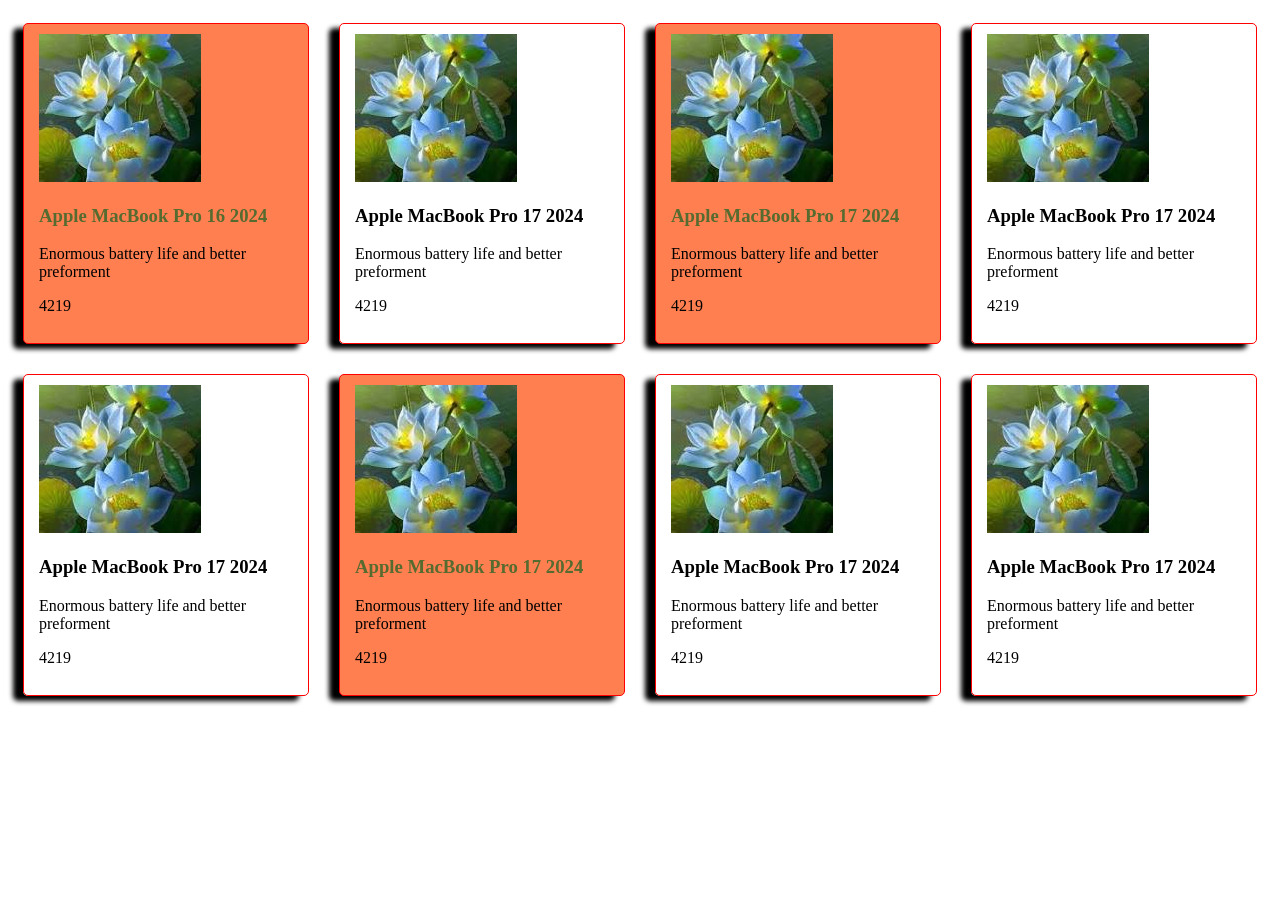
<file: boxmode.html>
<!DOCTYPE html>
<html lang="en">
<head>
    <meta charset="UTF-8">
    <meta name="viewport" content="width=device-width, initial-scale=1.0">
    <title>Box model</title>
    <link rel="stylesheet" href="css/box.css"/>
</head>
<body>
    <div class="group-x">
        <img src ="imgs/hoa sen.jpg"/>
        <h3> Apple MacBook Pro 16 2024</h3>
        <p>Enormous battery life and better preforment</p>
        <p>4219</p>
    </div>
       <div>
        <img src ="imgs/hoa sen.jpg"/>
        <h3> Apple MacBook Pro 17 2024</h3>
        <p>Enormous battery life and better preforment</p>
        <p>4219</p>
    </div>
    </div>
       <div class="group-x">
        <img src ="imgs/hoa sen.jpg"/>
        <h3> Apple MacBook Pro 17 2024</h3>
        <p>Enormous battery life and better preforment</p>
        <p>4219</p>
    </div>
    </div>
       <div>
        <img src ="imgs/hoa sen.jpg"/>
        <h3> Apple MacBook Pro 17 2024</h3>
        <p>Enormous battery life and better preforment</p>
        <p>4219</p>
    </div>
    </div>
       <div>
        <img src ="imgs/hoa sen.jpg"/>
        <h3> Apple MacBook Pro 17 2024</h3>
        <p>Enormous battery life and better preforment</p>
        <p>4219</p>
    </div>
    </div>
       <div class="group-x">
        <img src ="imgs/hoa sen.jpg"/>
        <h3> Apple MacBook Pro 17 2024</h3>
        <p>Enormous battery life and better preforment</p>
        <p>4219</p>
    </div>
    </div>
       <div>
        <img src ="imgs/hoa sen.jpg"/>
        <h3> Apple MacBook Pro 17 2024</h3>
        <p>Enormous battery life and better preforment</p>
        <p>4219</p>
    </div>
    </div>
       <div>
        <img src ="imgs/hoa sen.jpg"/>
        <h3> Apple MacBook Pro 17 2024</h3>
        <p>Enormous battery life and better preforment</p>
        <p>4219</p>
    </div>
</body>
</html>
</file>
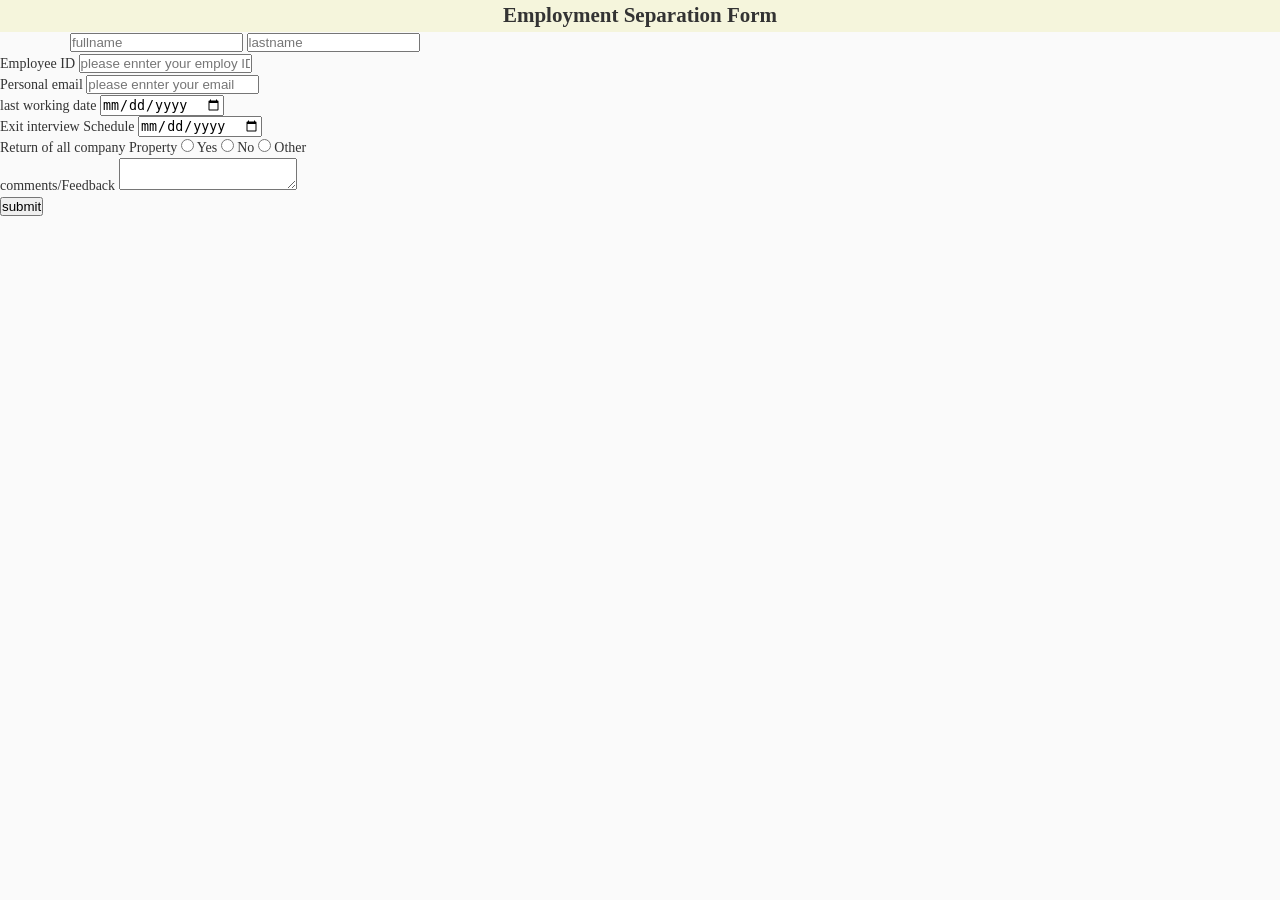
<file: btvn200626.html>
<!DOCTYPE html>
<html lang="en">
<head>
    <meta charset="UTF-8">
    <meta name="viewport" content="width=device-width, initial-scale=1.0">
    <title>btvn200626</title>
    <link rel="stylesheet" href="css/layoutbtvn200626.css"/>
</head>
<body>
    <header class = "section header">
        <h2><center> Employment Separation Form</center></h2>
    </header>
    
        <section class = "section banner - slider" >
            <div class = "container">
                <form method="get" action ="#">
                    <input name="fullname" type="text" placeholder="fullname"/>
                    <input name="lastname" type ="text" placeholder="lastname"/>
            </div>
            <div class="form-group">
                <label>Employee ID</label>
                <input name ="ID" type ="text" placeholder="please ennter your employ ID" />
            </div>
             <div class="form-group">
                <label>Personal email</label>
                <input name ="email" type ="email" placeholder="please ennter your email" />
            </div>
            <div class="form-group">
                <label>last working date</label>
                <input name ="working date" type ="date" placeholder="working date" />
            </div>
            <div class="form-group">
                <label>Exit interview Schedule</label>
                <input name ="Exit inerview schedule" type ="date" placeholder="interview schedule" />
            </div>
            <div class="form-group">
                <label>Return of all company Property</label>
                <label> <input name ="property" type ="radio" value="Yes"/> Yes </label>
                <label> <input name ="property" type ="radio" value="No"/> No </label>
                <label> <input name ="property" type ="radio" value="other"/> Other </label>            
            </div>
            
          
            <div class="form-group">
                <label>comments/Feedback</label>
                <textarea name ="Comments/Feedback" row="4">
                </textarea>
            </div>
            <div class="form-group">
                <button type ="submit" value="save">submit</button>
               
            </div>
            </form>
        
</body>
</html>
</file>
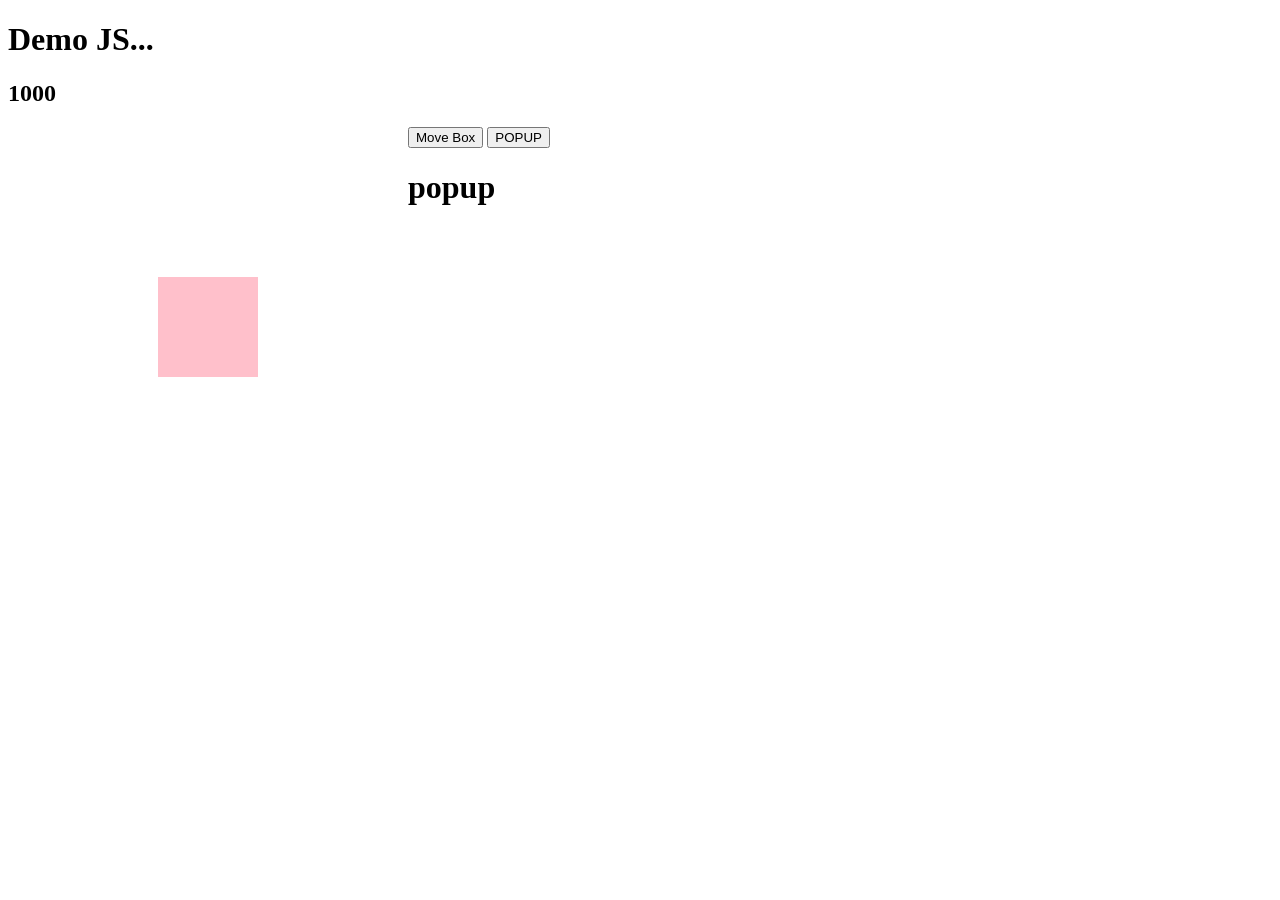
<file: demo_script.html>
<!DOCTYPE html>
<html lang="en">
<head>
    <meta charset="UTF-8">
    <meta name="viewport" content="width=device-width, initial-scale=1.0">
    <title>document</title>
    <link rel="stylesheet" href="css/demo.css"/>

</head>
<body id="page">
    <h1 id="head1"> Demo JS...</h1>
    <h2 id ="head2">1000</h2>
    <div class ="box" id="b1" onclick="box_click1(this)" onmouseenter="move()" onmouseleave="moveOut()"></div>
    <button type ="button" onclick="MoveBox_click1()">Move Box</button>
    <button type="button">POPUP</button>
    <div stype="display:none;" class="popup" id="popup">
        <h1>popup</h1>
    </div>
    <script type = "text/javascript" src = "js/demo1.js"></script>
    
</body>
</html>
</file>
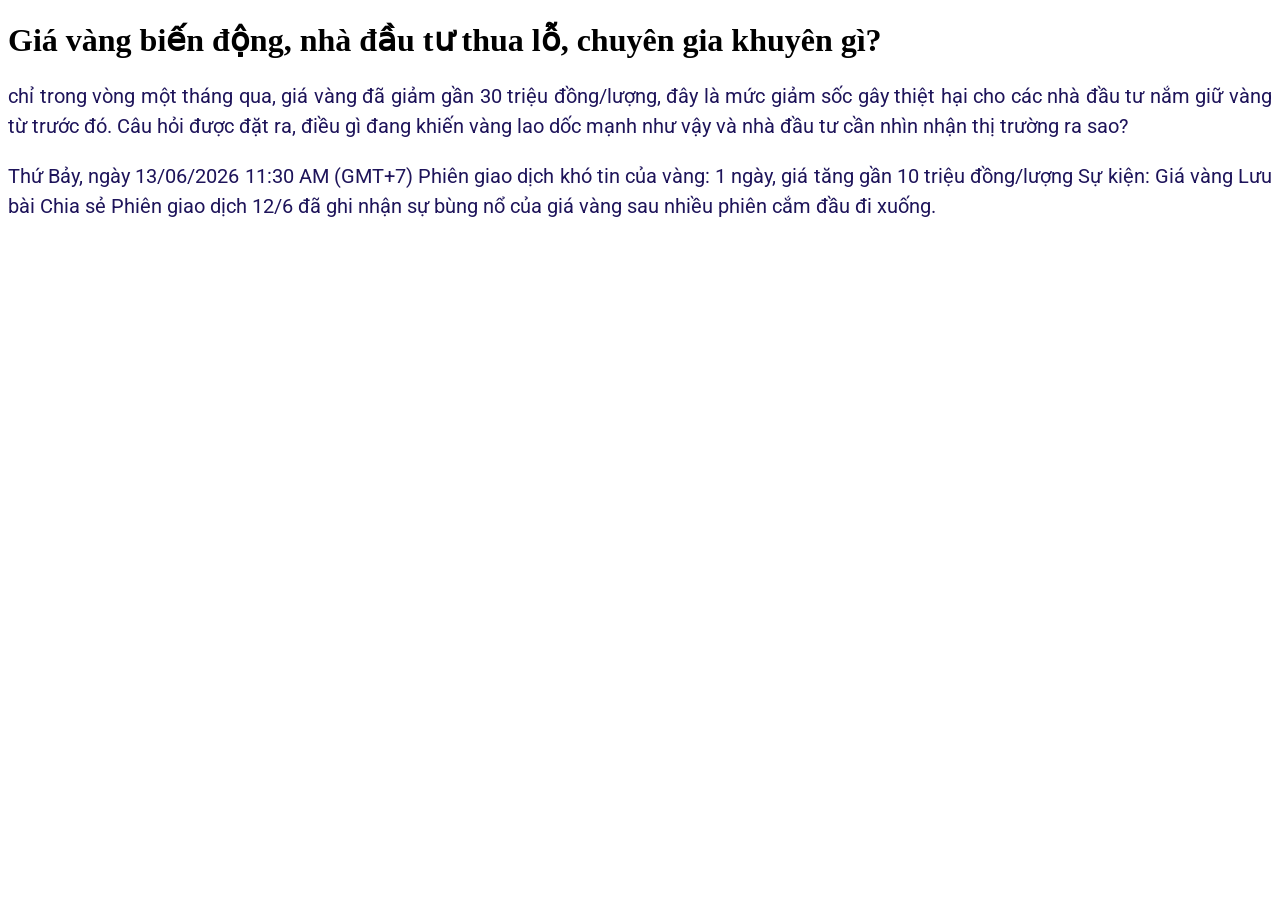
<file: detail.html>
<!DOCTYPE html>
<html lang="en">
<head>
    <meta charset="UTF-8">
    <meta name="viewport" content="width=device-width, initial-scale=1.0">
    <title>detail</title>
    <link rel="preconnect" href="https://fonts.googleapis.com">
    <link rel="preconnect" href="https://fonts.gstatic.com" crossorigin>
    <link href="https://fonts.googleapis.com/css2?family=Roboto:ital,wght@0,100..900;1,100..900&display=swap" rel="stylesheet">
    <link rel = "stylesheet" href ="css/app.css"/>
</head>
<body>
    <h1> Giá vàng biến động, nhà đầu tư thua lỗ, chuyên gia khuyên gì?</h1>
    <p >
    chỉ trong vòng một tháng qua, giá vàng đã giảm gần 30 triệu đồng/lượng, đây là mức giảm sốc gây thiệt hại cho các nhà đầu tư nắm giữ vàng từ trước đó. Câu hỏi được đặt ra, điều gì đang khiến vàng lao dốc mạnh như vậy và nhà đầu tư cần nhìn nhận thị trường ra sao?
    </p>
    <p>
    
    Thứ Bảy, ngày 13/06/2026 11:30 AM (GMT+7)
    Phiên giao dịch khó tin của vàng: 1 ngày, giá tăng gần 10 triệu đồng/lượng
    Sự kiện: Giá vàng
    Lưu bài
    Chia sẻ
    Phiên giao dịch 12/6 đã ghi nhận sự bùng nổ của giá vàng sau nhiều phiên cắm đầu đi xuống.
    
    </p>
    
</body>
</html>
</file>
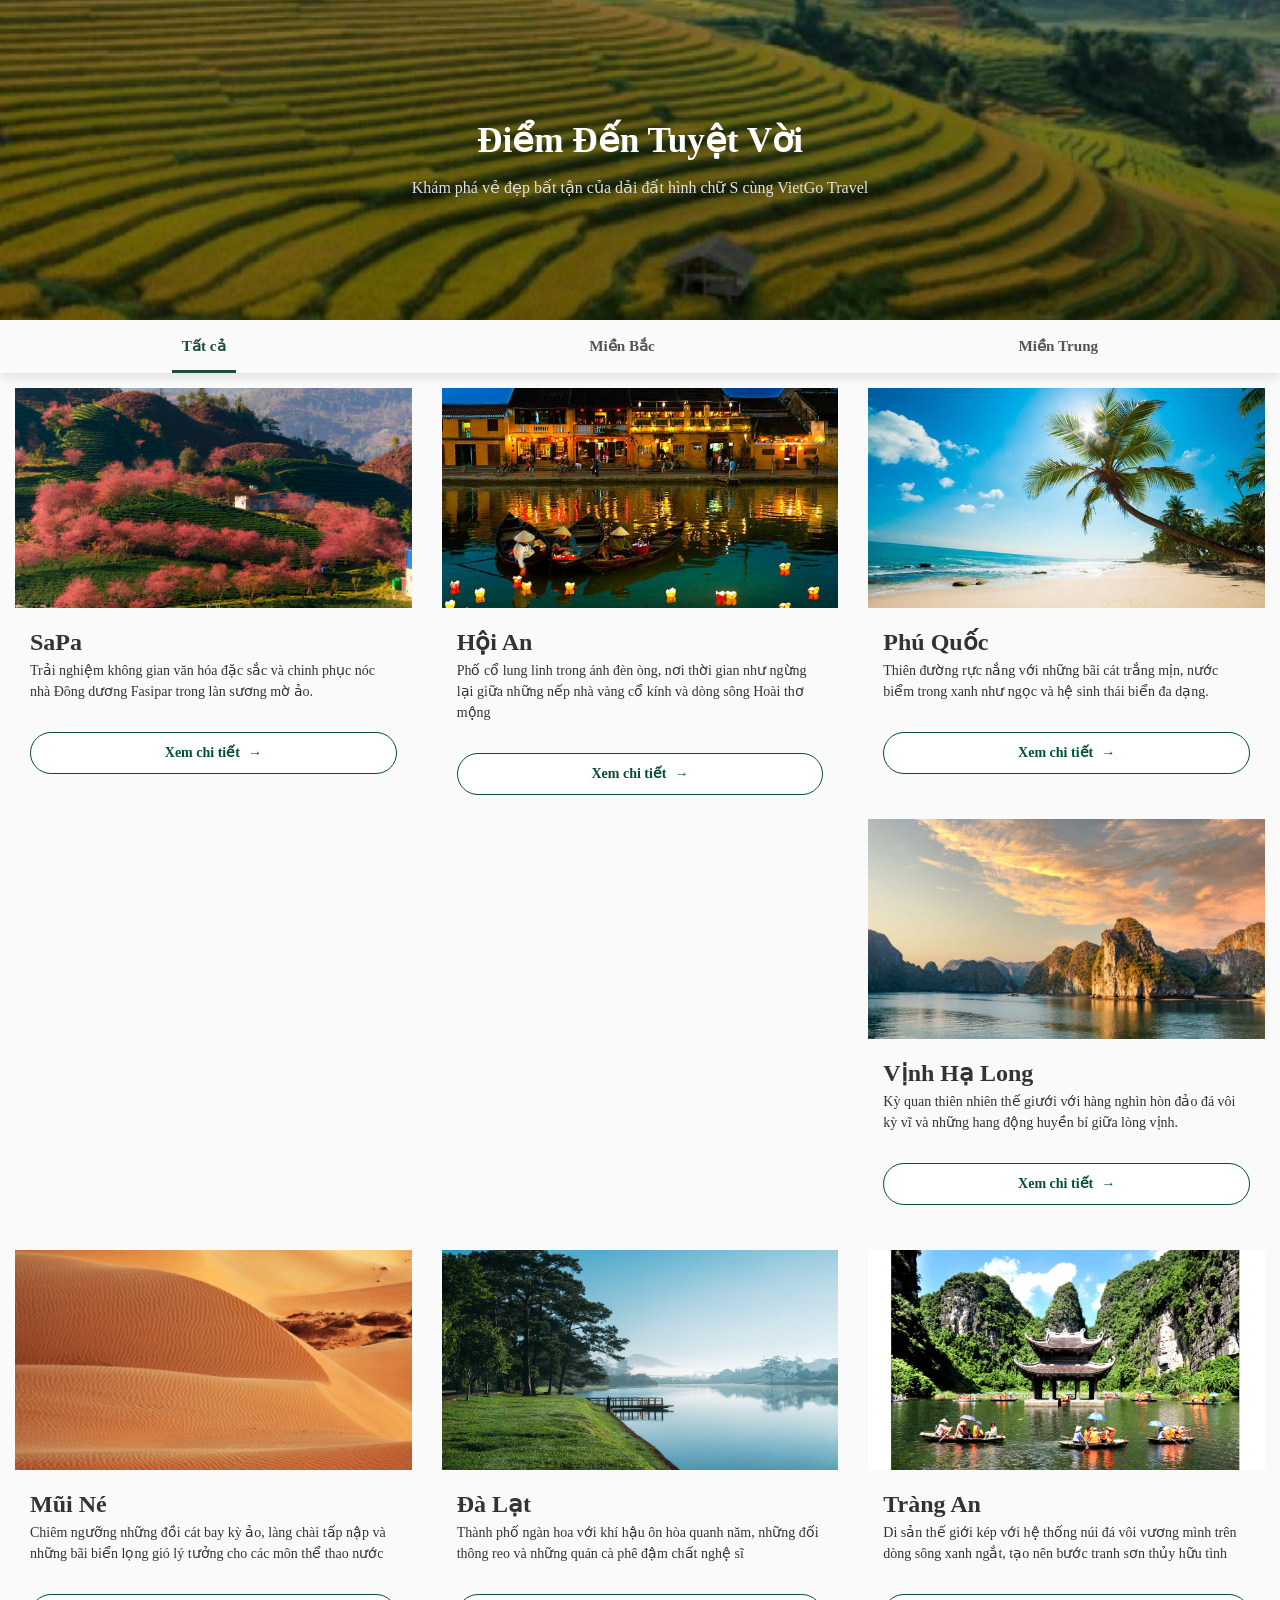
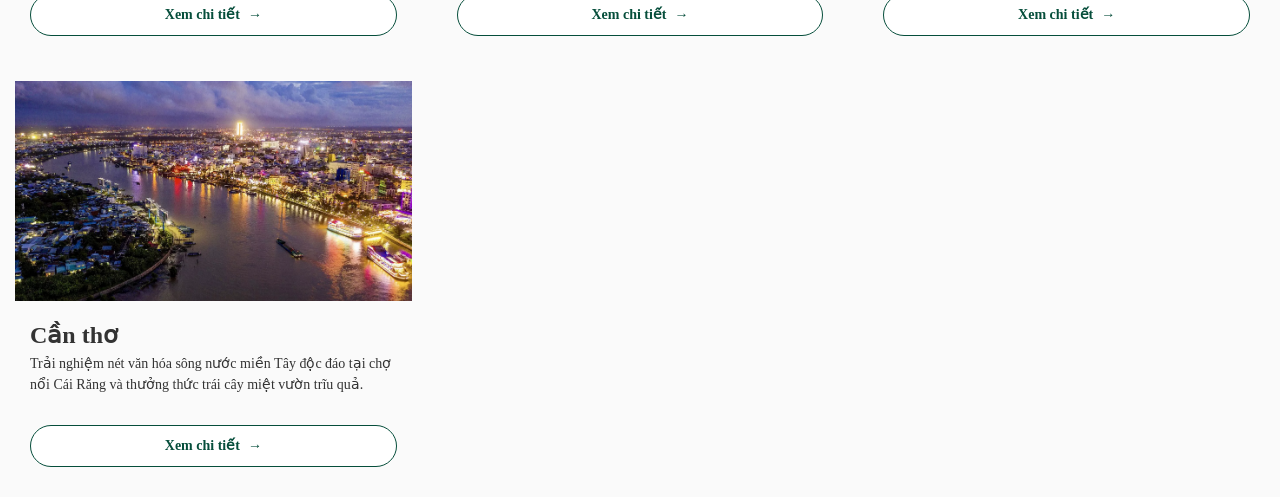
<file: diemdentuyetvoi.html>
<!DOCTYPE html>
<html lang="en">
<head>
    <meta charset="UTF-8">
    <meta name="viewport" content="width=device-width, initial-scale=1.0">
    <title>diemdentuyetvoi</title>
    <link rel="stylesheet" href="css/diemdentuyetvoi.css"/>
</head>
<body>
    <header class = "section header">
    <header class="hero-header">
    <div class="hero-banner">
    <div class="hero-content">
      <h1>Điểm Đến Tuyệt Vời</h1>
      <p>Khám phá vẻ đẹp bất tận của dải đất hình chữ S cùng VietGo Travel</p>
    </div>
  </div>
    <nav class="hero-tabs">
    <ul>
      <li class="active"><a href="#">Tất cả</a></li>
      <li><a href="#">Miền Bắc</a></li>
      <li><a href="#">Miền Trung</a></li>
    </ul>
  </nav>
</header>
    </header>      
                
               
        <main class ="section main">
            <div clas ="container">
                <div class="item">
                    <img src ="imgs/hoa anh dao sapa.jpg"/>
                    <h3>SaPa</h3>
                    <p>Trải nghiệm không gian văn hóa đặc sắc và chinh phục nóc nhà Đông dương Fasipar trong làn sương mờ ảo.</p>
                    <a href="#" class="btn-detail">
                    Xem chi tiết
                    <span>→</span>
                    </a>
                </div>
               <div class="item">
                    <img src ="imgs/pho co hoi an.jpg"/>
                    <h3>Hội An</h3>
                    <p>Phố cổ lung linh trong ánh đèn òng, nơi thời gian như ngừng lại giữa những nếp nhà vàng cổ kính và dòng sông Hoài thơ mộng</p>
                    <a href="#" class="btn-detail">
                    Xem chi tiết
                    <span>→</span>
                    </a>
                </div>
                <div class="item">
                    <img src ="imgs/phu quoc.jpg"/>
                    <h3>Phú Quốc</h3>
                    <p>Thiên đường rực nắng với những bãi cát trắng mịn, nước biểm trong xanh như ngọc và hệ sinh thái biển đa dạng.</p>
                    <a href="#" class="btn-detail">
                    Xem chi tiết
                    <span>→</span>
                    </a>
                </div>
                <div class="item">
                    <img src ="imgs/anh-vinh-ha-long-7.jpg"/>
                    <h3>Vịnh Hạ Long</h3>
                    <p>Kỳ quan thiên nhiên thế giưới với hàng nghìn hòn đảo đá vôi kỳ vĩ và những hang động huyền bí giữa lòng vịnh.</p>
                    <a href="#" class="btn-detail">
                    Xem chi tiết
                    <span>→</span>
                    </a>
                </div>
                <div class="item">
                    <img src ="imgs/MUI NE.jpg"/>
                    <h3>Mũi Né</h3>
                    <p>Chiêm ngưỡng những đồi cát bay kỳ ảo, làng chài tấp nập và những bãi biển lọng gió lý tưởng cho các môn thể thao nước</p>
                    <a href="#" class="btn-detail">
                    Xem chi tiết
                    <span>→</span>
                    </a>
                </div>
                <div class="item">
                    <img src ="imgs/da lat.jpg"/>
                    <h3>Đà Lạt</h3>
                    <p>Thành phố ngàn hoa với khí hậu ôn hòa quanh năm, những đối thông reo và những quán cà phê đậm chất nghệ sĩ</p>
                    <a href="#" class="btn-detail">
                    Xem chi tiết
                    <span>→</span>
                    </a>
                </div>
                <div class="item">
                    <img src ="imgs/Trang-An-2.jpg"/>
                    <h3>Tràng An</h3>
                    <p>Di sản thế giới kép với hệ thống núi đá vôi vương mình trên dòng sông xanh ngắt, tạo nên bước tranh sơn thủy hữu tình</p>
                    <a href="#" class="btn-detail">
                    Xem chi tiết
                    <span>→</span>
                    </a>
                </div>
                <div class="item">
                    <img src ="imgs/dia-diem-check-in-can-tho.webp"/>
                    <h3>Cần thơ</h3>
                    <p>Trải nghiệm nét văn hóa sông nước miền Tây độc đáo tại chợ nổi Cái Răng và thưởng thức trái cây miệt vườn trĩu quả.</p>
                    <a href="#" class="btn-detail">
                    Xem chi tiết
                    <span>→</span>
                    </a>
                </div>
                
            </div>
        </main>

</body>
        

</html>
</file>
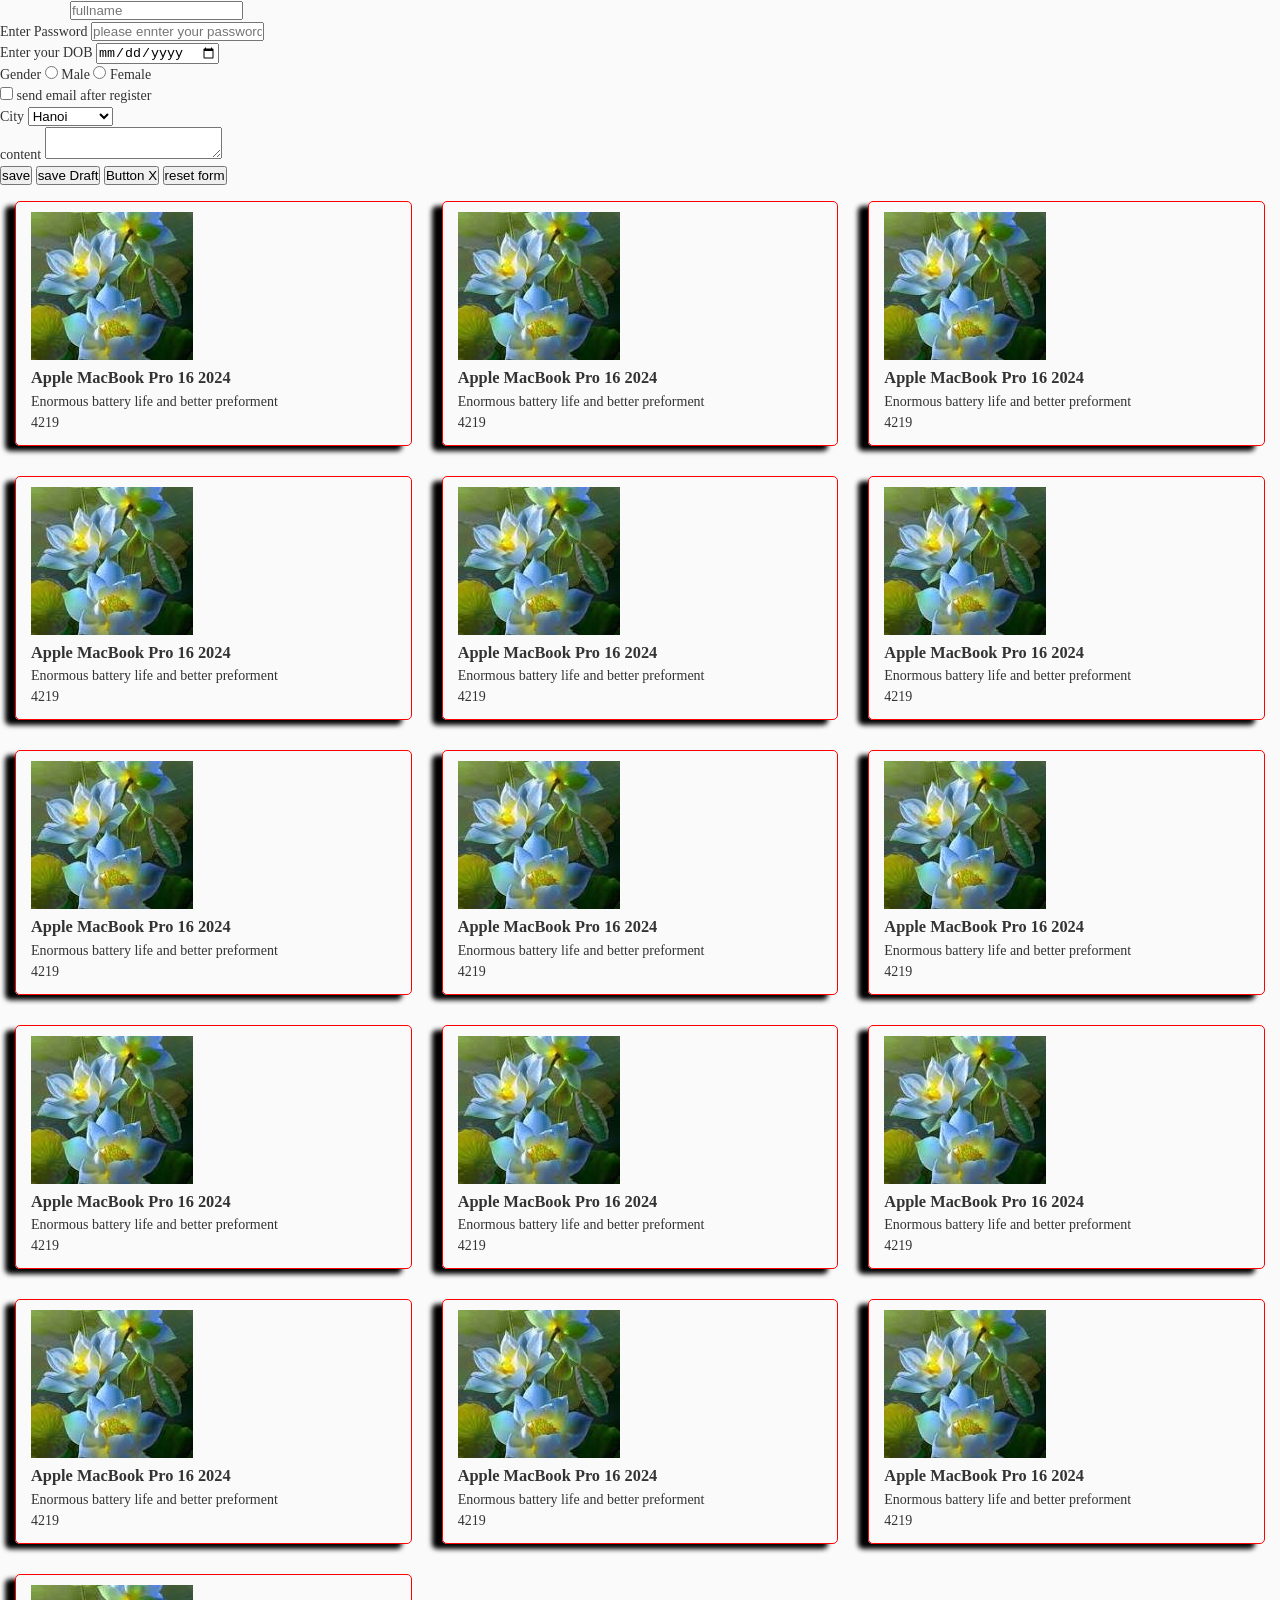
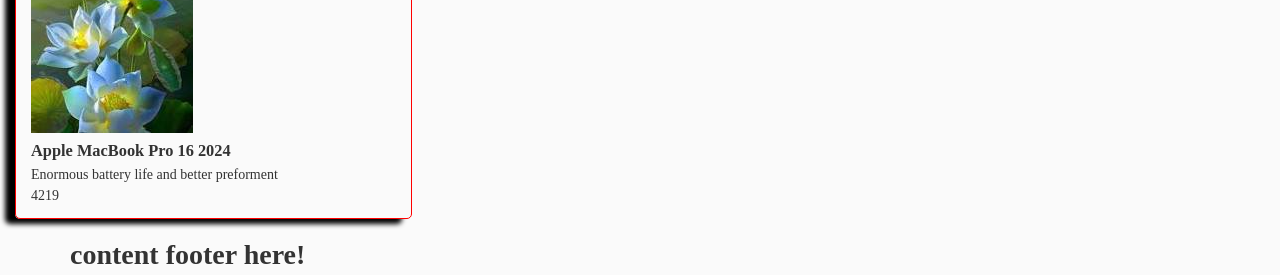
<file: layout.html>
<!DOCTYPE html>
<html lang="en">
<head>
    <meta charset="UTF-8">
    <meta name="viewport" content="width=device-width, initial-scale=1.0">
    <title>layout Demo</title>
    <link rel="stylesheet" href="css/layout.css"/>
</head>
<body>
    <header class = "section header">

    </header>
    <nav class = "section menu">

    </nav>
        <section class = "section banner - slider" >
            <div class = "container">
                <form method="get" action ="#">
                    <input name="fullname" type="text" placeholder="fullname"/>
               
            </div>
            <div class="form-group">
                <label>Enter Password</label>
                <input name ="pwd" type ="password" placeholder="please ennter your password" />
            </div>
            <div class="form-group">
                <label>Enter your DOB</label>
                <input name ="dob" type ="date" placeholder="your DOB" />
            </div>
            <div class="form-group">
                <label>Gender</label>
                <label> <input name ="Gender" type ="radio" value="male"/> Male </label>
                <label> <input name ="Gender" type ="radio" value="female"/> Female </label>
            </div>
            <div class="form-group">
                <label> <input name ="send_email" type ="checkbox" value="yes"/>
                    send email after register </label>
                </label>
            </div>
            <div class="form-group">
                <label>City</label>
                <select name="your_city">
                    <option Value ="HN">Hanoi</option>
                    <option value ="HCM">Hochiminh</option>
                </select>
            </div>
            <div class="form-group">
                <label>content</label>
                <textarea name ="your_profile" row="4">
                </textarea>
            </div>
            <div class="form-group">
                <button type ="submit" value="save">save</button>
                <button type ="submit" value="save_draft">save Draft</button>
                <button type ="button">Button X</button>
                <button type="reset">reset form</button>
            </div>
            </form>
        </section>
        <main class ="section main">
            <div clas ="container">
                <div class="item">
                    <img src ="imgs/hoa sen.jpg"/>
                    <h3> Apple MacBook Pro 16 2024</h3>
                    <p>Enormous battery life and better preforment</p>
                    <p>4219</p>
                </div>
               <div class="item">
                    <img src ="imgs/hoa sen.jpg"/>
                    <h3> Apple MacBook Pro 16 2024</h3>
                    <p>Enormous battery life and better preforment</p>
                    <p>4219</p>
                </div><div class="item">
                    <img src ="imgs/hoa sen.jpg"/>
                    <h3> Apple MacBook Pro 16 2024</h3>
                    <p>Enormous battery life and better preforment</p>
                    <p>4219</p>
                </div><div class="item">
                    <img src ="imgs/hoa sen.jpg"/>
                    <h3> Apple MacBook Pro 16 2024</h3>
                    <p>Enormous battery life and better preforment</p>
                    <p>4219</p>
                </div><div class="item">
                    <img src ="imgs/hoa sen.jpg"/>
                    <h3> Apple MacBook Pro 16 2024</h3>
                    <p>Enormous battery life and better preforment</p>
                    <p>4219</p>
                </div><div class="item">
                    <img src ="imgs/hoa sen.jpg"/>
                    <h3> Apple MacBook Pro 16 2024</h3>
                    <p>Enormous battery life and better preforment</p>
                    <p>4219</p>
                </div><div class="item">
                    <img src ="imgs/hoa sen.jpg"/>
                    <h3> Apple MacBook Pro 16 2024</h3>
                    <p>Enormous battery life and better preforment</p>
                    <p>4219</p>
                </div><div class="item">
                    <img src ="imgs/hoa sen.jpg"/>
                    <h3> Apple MacBook Pro 16 2024</h3>
                    <p>Enormous battery life and better preforment</p>
                    <p>4219</p>
                </div><div class="item">
                    <img src ="imgs/hoa sen.jpg"/>
                    <h3> Apple MacBook Pro 16 2024</h3>
                    <p>Enormous battery life and better preforment</p>
                    <p>4219</p>
                </div><div class="item">
                    <img src ="imgs/hoa sen.jpg"/>
                    <h3> Apple MacBook Pro 16 2024</h3>
                    <p>Enormous battery life and better preforment</p>
                    <p>4219</p>
                </div>
                <div class="item">
                    <img src ="imgs/hoa sen.jpg"/>
                    <h3> Apple MacBook Pro 16 2024</h3>
                    <p>Enormous battery life and better preforment</p>
                    <p>4219</p>
                </div>
                <div class="item">
                    <img src ="imgs/hoa sen.jpg"/>
                    <h3> Apple MacBook Pro 16 2024</h3>
                    <p>Enormous battery life and better preforment</p>
                    <p>4219</p>
                </div>
                <div class="item">
                    <img src ="imgs/hoa sen.jpg"/>
                    <h3> Apple MacBook Pro 16 2024</h3>
                    <p>Enormous battery life and better preforment</p>
                    <p>4219</p>
                </div>
                <div class="item">
                    <img src ="imgs/hoa sen.jpg"/>
                    <h3> Apple MacBook Pro 16 2024</h3>
                    <p>Enormous battery life and better preforment</p>
                    <p>4219</p>
                </div>
                <div class="item">
                    <img src ="imgs/hoa sen.jpg"/>
                    <h3> Apple MacBook Pro 16 2024</h3>
                    <p>Enormous battery life and better preforment</p>
                    <p>4219</p>
                </div>
                <div class="item">
                    <img src ="imgs/hoa sen.jpg"/>
                    <h3> Apple MacBook Pro 16 2024</h3>
                    <p>Enormous battery life and better preforment</p>
                    <p>4219</p>
                </div>
                
            </div>
        </main>
        <footer class ="section footer">
            <div class="container">
                <h1>content footer here!</h1>
            </div>
        </footer>
    
</body>
</html>
</file>
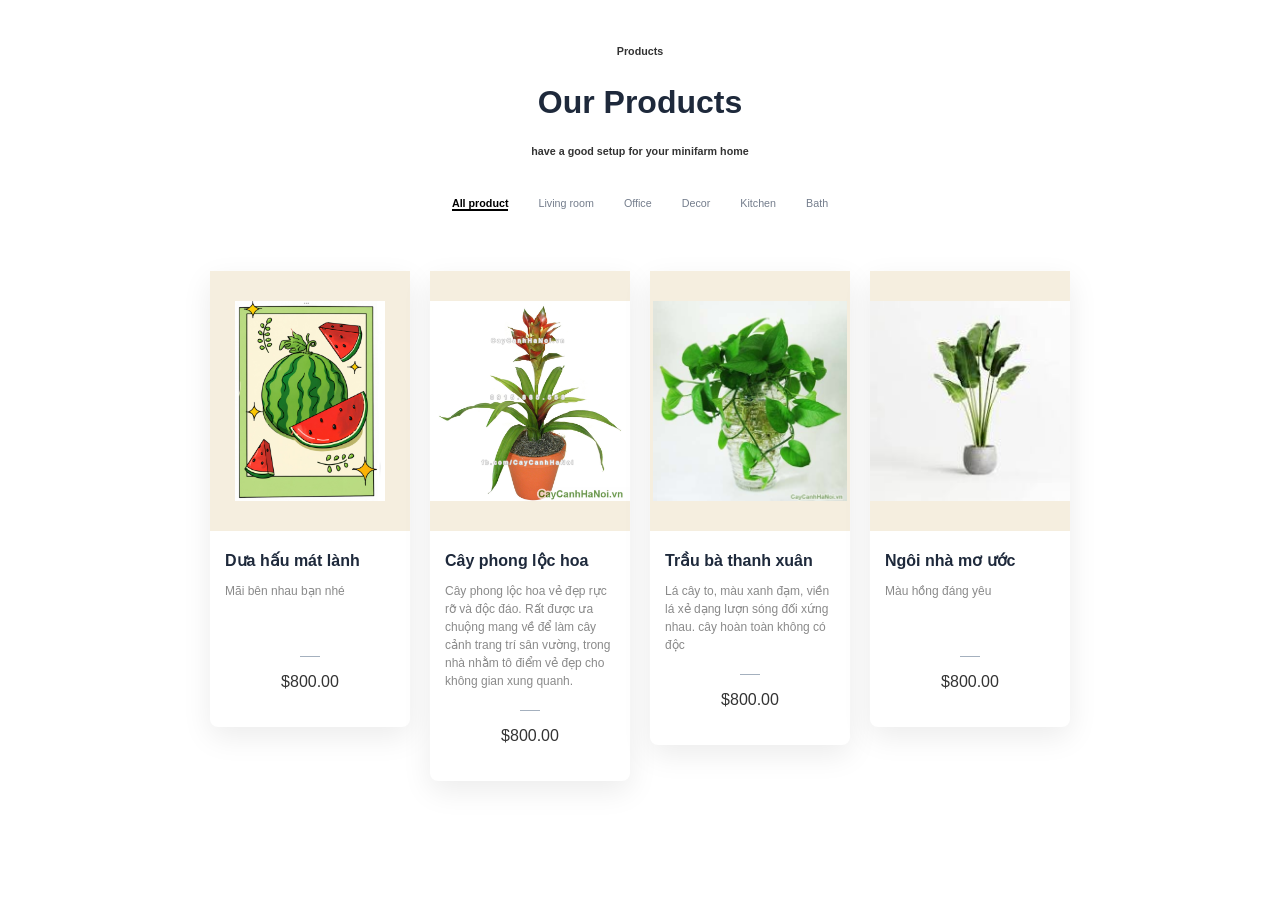
<file: product.html>
<!DOCTYPE html>
<html lang="en">
<head>
    <meta charset="UTF-8">
    <meta name="viewport" content="width=device-width, initial-scale=1.0">
    <title>product</title>
    <link rel="stylesheet" href="css/box3.css">
</head>
<body>
    <h6><center>Products</center></h6>
    <h2><center>Our Products</center></h2>
    <h6><center>have a good setup for your minifarm home</center></h6>
    <div class = "category-menu">
        <div class ="group-1 active"><h6>All product</h6></div>
        <div class ="group-1"><h6>Living room</h6></div>
        <div class ="group-1"><h6>Office</h6></div>
        <div class ="group-1"><h6>Decor</h6></div>
        <div class ="group-1"><h6>Kitchen</h6></div>
        <div class ="group-1"><h6>Bath</h6></div>
    </div>
    <div class="product-grid">
        <div class ="group-2 elevated">
        <div class="img-wrapper"><img src ="imgs/duahau.jpg"/></div>
            <h3>Dưa hấu mát lành</h3>
            <p class="desc">Mãi bên nhau bạn nhé</p>
            <div class ="divider"></div>
            <p>$800.00</p>
        </div>

        <div class ="group-2 elevated">
        <div class="img-wrapper"><img src ="imgs/cay_phong_loc_hoa7.jpg"/></div>
            <h3>Cây phong lộc hoa</h3>
            <p class="desc">Cây phong lộc hoa vẻ đẹp rực rỡ và độc đáo. Rất được ưa chuộng mang về để làm cây cảnh trang trí sân vường, trong nhà nhằm tô điểm vẻ đẹp cho không gian xung quanh.</p>
            <div class ="divider"></div>
            <p>$800.00</p>
        </div>


        <div class ="group-2 elevated">
        <div class="img-wrapper"><img src ="imgs/cây-trầu-bà-xanh.jpg"/></div>
            <h3>Trầu bà thanh xuân</h3>
            <p class="desc">Lá cây to, màu xanh đạm, viền lá xẻ dạng lượn sóng đối xứng nhau. cây hoàn toàn không có độc</p>
            <div class ="divider"></div>
            <p>$800.00</p>
        </div>

        <div class ="group-2 elevated">
        <div class="img-wrapper" ><img src ="imgs/images (1).jpg"/></div>
            <h3>Ngôi nhà mơ ước</h3>
            <p class="desc">Màu hồng đáng yêu</p>
            <div class ="divider"></div>
            <p>$800.00</p>
        </div>

    </div>
     
</body>
</html>
</file>
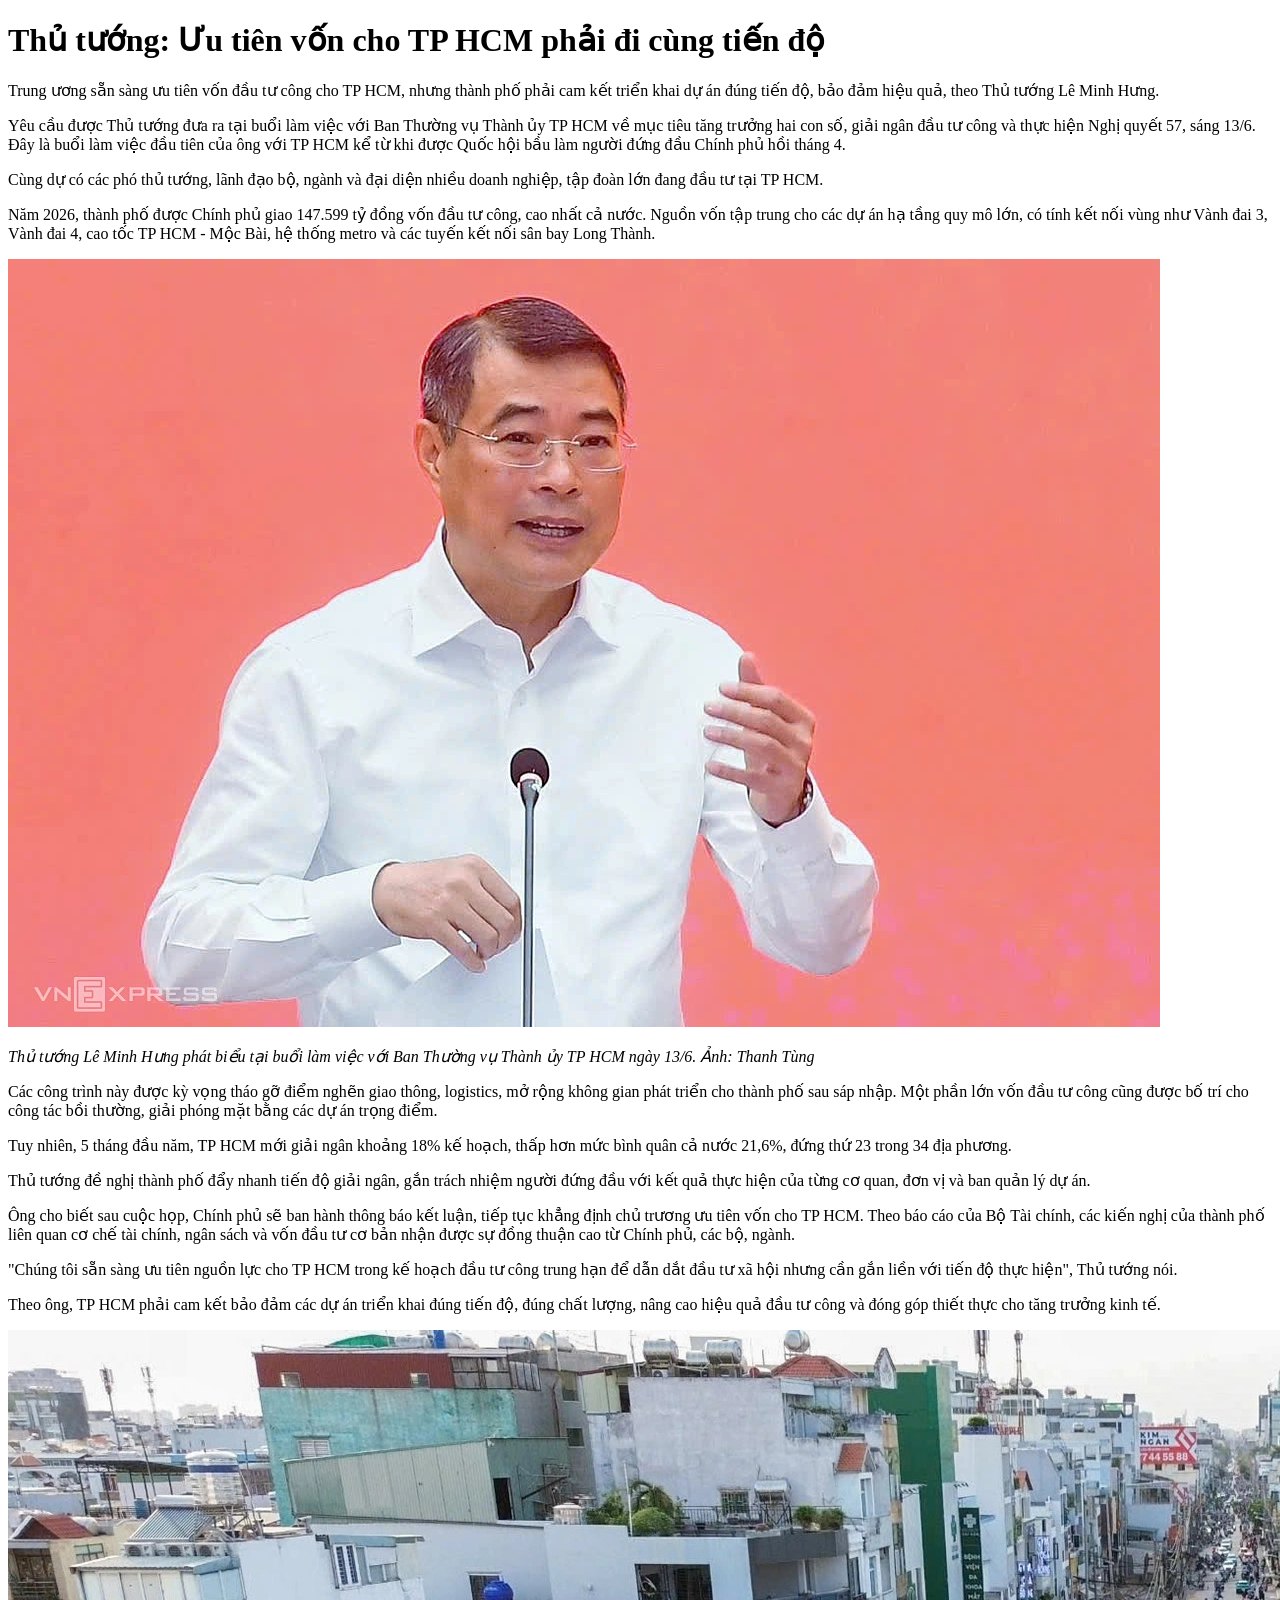
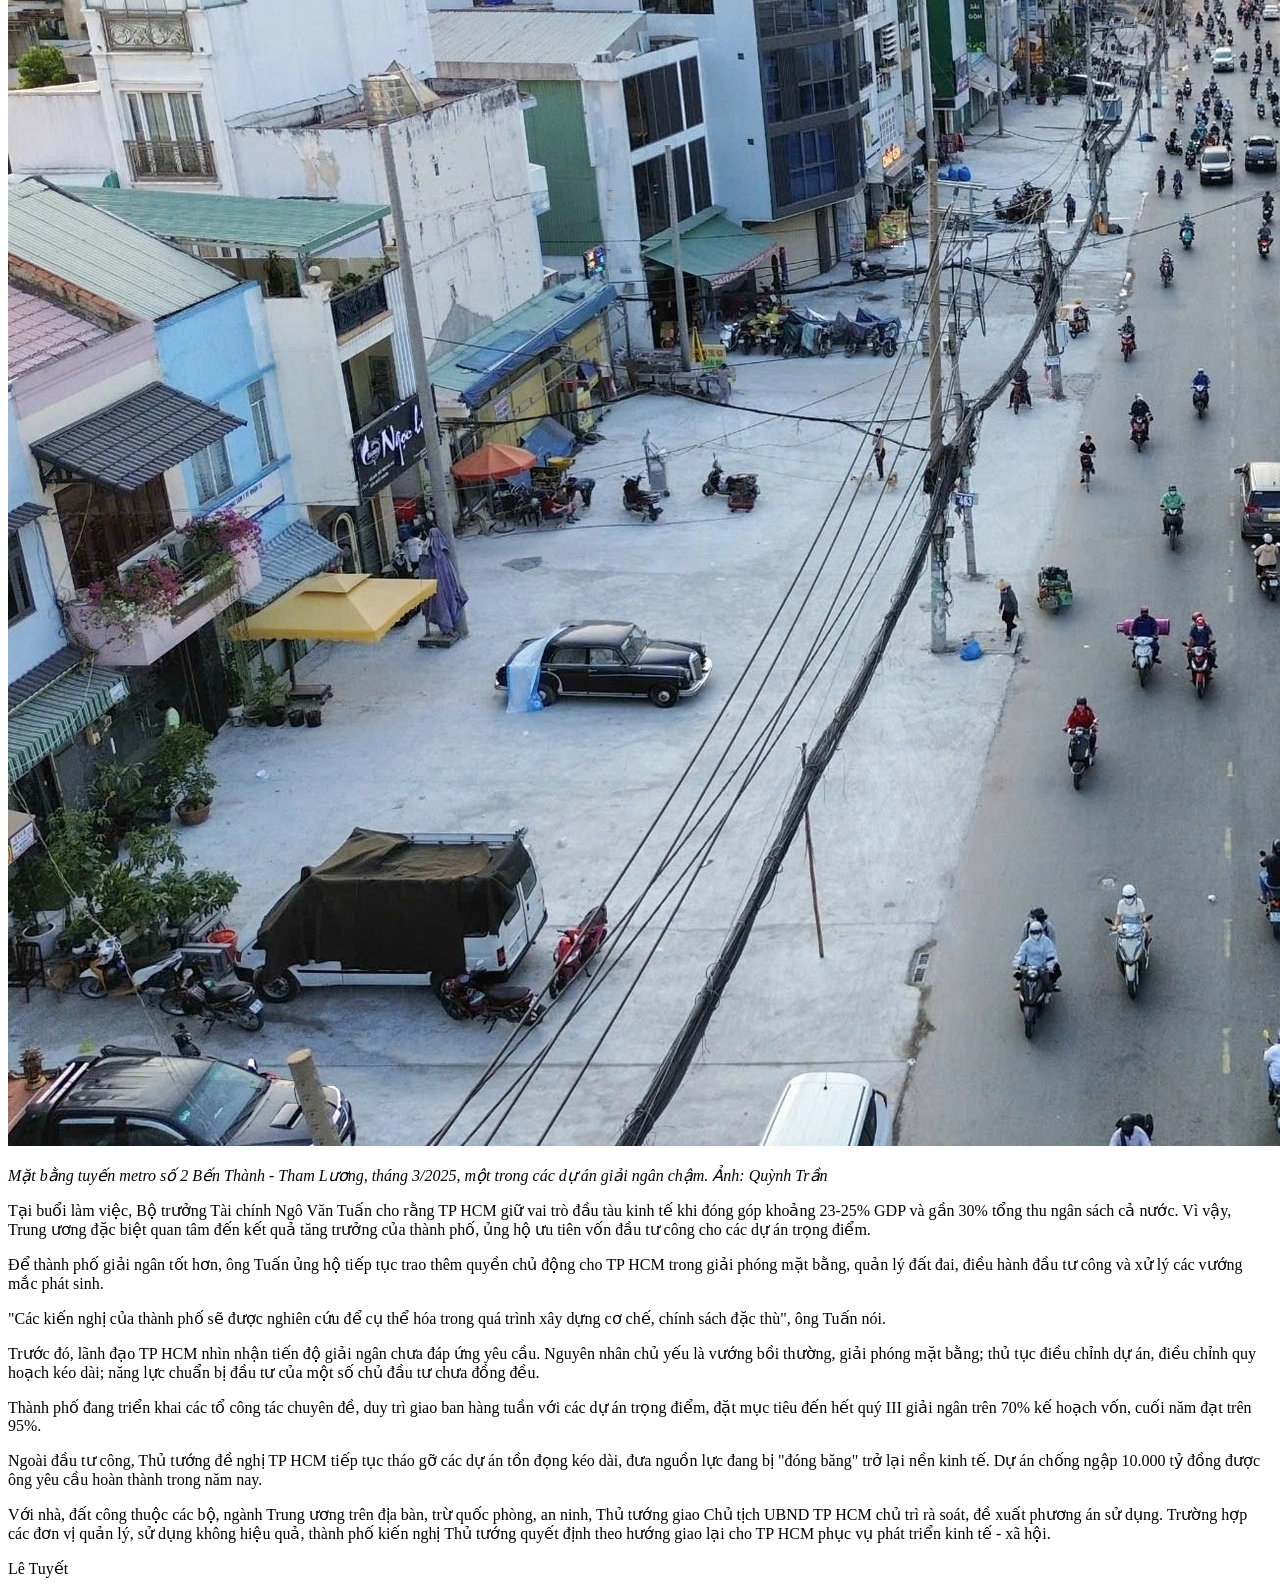
<file: vnexpress.html>
<!DOCTYPE html>
<html lang="en">
<head>
    <meta charset="UTF-8">
    <meta name="viewport" content="width=device-width, initial-scale=1.0">
    <title>vnxpress</title>
    
</head>
    <h1>Thủ tướng: Ưu tiên vốn cho TP HCM phải đi cùng tiến độ</h1>
<body>
    <p>
     Trung ương sẵn sàng ưu tiên vốn đầu tư công cho TP HCM, nhưng thành phố phải cam kết triển khai dự án đúng tiến độ, bảo đảm hiệu quả, theo Thủ tướng Lê Minh Hưng.   
    </p>
    <p>
    Yêu cầu được Thủ tướng đưa ra tại buổi làm việc với Ban Thường vụ Thành ủy TP HCM về mục tiêu tăng trưởng hai con số, giải ngân đầu tư công và thực hiện Nghị quyết 57, sáng 13/6. Đây là buổi làm việc đầu tiên của ông với TP HCM kể từ khi được Quốc hội bầu làm người đứng đầu Chính phủ hồi tháng 4.
    </p>
    <p>
    Cùng dự có các phó thủ tướng, lãnh đạo bộ, ngành và đại diện nhiều doanh nghiệp, tập đoàn lớn đang đầu tư tại TP HCM.
    </p>
    <p>
    Năm 2026, thành phố được Chính phủ giao 147.599 tỷ đồng vốn đầu tư công, cao nhất cả nước. Nguồn vốn tập trung cho các dự án hạ tầng quy mô lớn, có tính kết nối vùng như Vành đai 3, Vành đai 4, cao tốc TP HCM - Mộc Bài, hệ thống metro và các tuyến kết nối sân bay Long Thành.
    </p>
    <p>
    <img src ="imgs/z7932496303818-f48a066ae01f799-5931-2935-1781344364.webp"/>
    </p>
    <p>
    <i>Thủ tướng Lê Minh Hưng phát biểu tại buổi làm việc với Ban Thường vụ Thành ủy TP HCM ngày 13/6. Ảnh: Thanh Tùng</i>
    </p>
    <p>
    Các công trình này được kỳ vọng tháo gỡ điểm nghẽn giao thông, logistics, mở rộng không gian phát triển cho thành phố sau sáp nhập. Một phần lớn vốn đầu tư công cũng được bố trí cho công tác bồi thường, giải phóng mặt bằng các dự án trọng điểm.
    </p>
    <p>
    Tuy nhiên, 5 tháng đầu năm, TP HCM mới giải ngân khoảng 18% kế hoạch, thấp hơn mức bình quân cả nước 21,6%, đứng thứ 23 trong 34 địa phương.
    </p>
    <p>
    Thủ tướng đề nghị thành phố đẩy nhanh tiến độ giải ngân, gắn trách nhiệm người đứng đầu với kết quả thực hiện của từng cơ quan, đơn vị và ban quản lý dự án.
    </p>
    <p>
    Ông cho biết sau cuộc họp, Chính phủ sẽ ban hành thông báo kết luận, tiếp tục khẳng định chủ trương ưu tiên vốn cho TP HCM. Theo báo cáo của Bộ Tài chính, các kiến nghị của thành phố liên quan cơ chế tài chính, ngân sách và vốn đầu tư cơ bản nhận được sự đồng thuận cao từ Chính phủ, các bộ, ngành. 
    </p>
    <p>
    "Chúng tôi sẵn sàng ưu tiên nguồn lực cho TP HCM trong kế hoạch đầu tư công trung hạn để dẫn dắt đầu tư xã hội nhưng cần gắn liền với tiến độ thực hiện", Thủ tướng nói.
    </p>
    <p>
    Theo ông, TP HCM phải cam kết bảo đảm các dự án triển khai đúng tiến độ, đúng chất lượng, nâng cao hiệu quả đầu tư công và đóng góp thiết thực cho tăng trưởng kinh tế.
    </p>
    <p>
    <img src="imgs/anh2.jgp.webp"/>
    </p>
    <p>
    <i>Mặt bằng tuyến metro số 2 Bến Thành - Tham Lương, tháng 3/2025, một trong các dự án giải ngân chậm. Ảnh: Quỳnh Trần</i>
    </p>
    <p>
    Tại buổi làm việc, Bộ trưởng Tài chính Ngô Văn Tuấn cho rằng TP HCM giữ vai trò đầu tàu kinh tế khi đóng góp khoảng 23-25% GDP và gần 30% tổng thu ngân sách cả nước. Vì vậy, Trung ương đặc biệt quan tâm đến kết quả tăng trưởng của thành phố, ủng hộ ưu tiên vốn đầu tư công cho các dự án trọng điểm.  
    </p>
    <p>
    Để thành phố giải ngân tốt hơn, ông Tuấn ủng hộ tiếp tục trao thêm quyền chủ động cho TP HCM trong giải phóng mặt bằng, quản lý đất đai, điều hành đầu tư công và xử lý các vướng mắc phát sinh.
    </p>
    <p>
    "Các kiến nghị của thành phố sẽ được nghiên cứu để cụ thể hóa trong quá trình xây dựng cơ chế, chính sách đặc thù", ông Tuấn nói.
    </p>
    <p>
    Trước đó, lãnh đạo TP HCM nhìn nhận tiến độ giải ngân chưa đáp ứng yêu cầu. Nguyên nhân chủ yếu là vướng bồi thường, giải phóng mặt bằng; thủ tục điều chỉnh dự án, điều chỉnh quy hoạch kéo dài; năng lực chuẩn bị đầu tư của một số chủ đầu tư chưa đồng đều.
    </p>
    <p>
    Thành phố đang triển khai các tổ công tác chuyên đề, duy trì giao ban hàng tuần với các dự án trọng điểm, đặt mục tiêu đến hết quý III giải ngân trên 70% kế hoạch vốn, cuối năm đạt trên 95%.
    </p>
    <p>
    Ngoài đầu tư công, Thủ tướng đề nghị TP HCM tiếp tục tháo gỡ các dự án tồn đọng kéo dài, đưa nguồn lực đang bị "đóng băng" trở lại nền kinh tế. Dự án chống ngập 10.000 tỷ đồng được ông yêu cầu hoàn thành trong năm nay.
    </p>
    <p>
    Với nhà, đất công thuộc các bộ, ngành Trung ương trên địa bàn, trừ quốc phòng, an ninh, Thủ tướng giao Chủ tịch UBND TP HCM chủ trì rà soát, đề xuất phương án sử dụng. Trường hợp các đơn vị quản lý, sử dụng không hiệu quả, thành phố kiến nghị Thủ tướng quyết định theo hướng giao lại cho TP HCM phục vụ phát triển kinh tế - xã hội.
    </p>
    <p>
    Lê Tuyết
    </p>
</body>
</html>
</file>
<file: css/box.css>
img {
    max-width: 100%;
}
div {
    width: calc(25% - 30px);
    /*width: 300px;*/
    /*height: 300px;*/
    float: left;/*left right none */
    margin: 15px;
    border: 1px solid red;
    padding: 10px 15px 12px 15px;/*lấy theo top right button left (theo chiều kim đồng hồ). Nếu cái nào thiếu thì lấy đối xứng*/
    box-sizing: border-box;
    box-shadow: -10px 5px 5px black; /* trái phải; trên dưới; ở giữa*/
    border-radius: 5px;/*border góc mỗi cạch xpx*/
    transition: all 300ms;
}
div:hover {
    background-color: cadetblue;/*màu của ô sẽ thay đổi khi di chuyển con chuột vào. Nhả chuột ra là hết*/
    transform:rotate(90deg);/*xoay phần từ 90 deg (độ)*/
    transform:scale (1.15);/*transform: translate (100px, 200 px);*/
}
.group-x{
    background-color: coral;
}
.group-x h3{
    color: darkolivegreen;
}
</file>
<file: css/layoutbtvn200626.css>
*{
    margin: 0;
    padding:0;
    box-sizing: border-box;/*dien tich tinh vao trong box*/
    transition: all 200ms;
}
body{
    background-color: #fafafa;
    font-size: 14px;
    line-height: 1.5;
    text-align: left;
    font-family: Georgia, 'Times New Roman', Times, serif;
    color: #333333;
}
a {
    text-decoration: none;
}
a:hover {
    color: #ffa500;
}
img{
    max-width: 100%;
}
/*style layout */
.section{
    float:left;
    width: 100%;
}
.container {
    float:none;
    margin: 0 auto; /*top right button left. Auto laf ra giua man hinh*/
    width: 12000 px; /*day la 3 thong so co dinh*/
}
.header{
    background-color: beige;
}
@media screen and (max-width: 1366px) {
    .item {
        width: calc(33.3333% - 30px);
    }
    .container {
        width: 1140px;
    }
}
@media screen and (max-width: 922px) {
    .item {
        width: calc(50%-30px);
    }
    .container {
        width: 950 ;
    }
}
@media screen and (max-width: 766px) {
    .item {
        width: calc(100%-30px);
    }
    .container {
        width: 950px;
    }
}
</file>
<file: css/demo.css>
.box{
    width: 100px;
    height: 100px;
    float:left;
    margin: 150px;
    background-color: pink;
}
.dark{
    background-color: black;
}
.light{
    background-color: #fafafa;
}
</file>
<file: css/app.css>
body {

   
}
p {
    color: rgb(30, 20, 90);
    font-size: 20px;
    line-height: 1.5;
    font-family: "roboto", sans-serif;
    text-align: justify; /*center left right justify*/
    font-weight: 400;/*100 200 300 400 (nornal) 500 600 700 (bold) 800 *
    text-decoration: overline;/*underline line-through overline*/
    text-transform: none;/*doi sang loai chu*uppercase   lowercase  capitalize none*/

}
</file>
<file: css/diemdentuyetvoi.css>
*{
    margin: 0;
    padding:0;
    box-sizing: border-box;/*dien tich tinh vao trong box*/
    transition: all 200ms;
}
.hero-header {
  width: 100%;
  margin: 0 auto;
  box-shadow: 0 4px 10px rgba(0, 0, 0, 0.1);
}

.hero-banner {
  position: relative;
  height: 320px; 
  background-image: linear-gradient(rgba(0, 0, 0, 0.4), rgba(0, 0, 0, 0.5)), 
                    url("../imgs/dia-diem-ngam-lua-chin-1.jpg");
  background-size: cover;
  background-position: center;
  
    display: flex;
  justify-content: center;
  align-items: center;
  text-align: center;
  padding: 20px;
}

.hero-content h1 {
  color: #ffffff;
  font-size: 2.2rem;
  font-weight: 700;
  margin-bottom: 15px;
  line-height: 1.2;
}

.hero-content p {
  color: #e0e0e0;
  font-size: 1rem;
  line-height: 1.4;
  font-weight: 500;
}

/.hero-tabs {
  background-color: #ffffff;
  border-bottom: 1px solid #eee;
}

.hero-tabs ul {
  display: flex;
  list-style: none;
  justify-content: space-around; /* Chia đều khoảng cách các tab */
}

.hero-tabs li {
  padding: 15px 10px;
  position: relative;
}

.hero-tabs li a {
  text-decoration: none;
  color: #555555;
  font-weight: 600;
  font-size: 0.95rem;
  transition: color 0.3s ease;
}

/* Tab đang được chọn (Active) */
.hero-tabs li.active a {
  color: #1b4d3e; /* Màu chữ xanh đậm */
}

/* Đường gạch chân màu xanh đậm dưới tab Active */
.hero-tabs li.active::after {
  content: '';
  position: absolute;
  bottom: 0;
  left: 0;
  width: 100%;
  height: 3px;
  background-color: #1b4d3e; /* Màu gạch chân giống trong ảnh */
}
body{
    background-color: #fafafa;
    font-size: 14px;
    line-height: 1.5;
    text-align: left;
    font-family: Times New Roman, Times, serif;
    color: #333333;
}
a {
    text-decoration: none;
}
a:hover {
    color: #ffa500;
}
img{
    max-width: 100%;
}
/*style layout */
.section{
    float:left;
    width: 100%;
}
.container {
    float:none;
    margin: 0 auto; /*top right button left. Auto laf ra giua man hinh*/
    width: 12000 px; /*day la 3 thong so co dinh*/
}
.menu{
    background-color: green;

}
.item {
    width: calc(25% - 30px);
    /*width: 300px;*/
    /*height: 300px;*/
    float: left;/*left right none */
    margin: 15px;
    border: none;     
    box-shadow: 0 4px 12px rgba (0,0,0,12);
    border-radius: 5px;/*border góc mỗi cạch xpx*/
    transition: all 300ms;
}
.item:hover{
    transform: translateY(-5px);
}
.item img{
    width: 100%;
    height: 220px;
    object-fit: cover;
}
.item h3{
    padding:10px 15px 0;
    font-size: 24px;
}
.item p{
    padding:0 15px 15px;
}
.btn-detail{
    display:flex;
    justify-content:center;
    align-items:center;
    gap:8px;

    width:calc(100% - 30px);

    height:42px;

    margin:15px auto;

    border:1px solid #064E3B;

    border-radius:25px;

    color:#064E3B;

    background:#fff;

    font-weight:600;
}

.btn-detail:hover{
    background:#0f9d78;
    color:white;
}

@media screen and (max-width: 1366px) {
    .item {
        width: calc(33.3333% - 30px);
    }
    .container {
        width: 1140px;
    }
}
@media screen and (max-width: 922px) {
    .item {
        width: calc(50%-30px);
    }
    .container {
        width: 950px;
    }
}
@media screen and (max-width: 766px) {
    .item {
        width: calc(100%-30px);
    }
    .container {
        width: 750px;
    }
}
</file>
<file: css/layout.css>
*{
    margin: 0;
    padding:0;
    box-sizing: border-box;/*dien tich tinh vao trong box*/
    transition: all 200ms;
}
body{
    background-color: #fafafa;
    font-size: 14px;
    line-height: 1.5;
    text-align: left;
    font-family: Georgia, 'Times New Roman', Times, serif;
    color: #333333;
}
a {
    text-decoration: none;
}
a:hover {
    color: #ffa500;
}
img{
    max-width: 100%;
}
/*style layout */
.section{
    float:left;
    width: 100%;
}
.container {
    float:none;
    margin: 0 auto; /*top right button left. Auto laf ra giua man hinh*/
    width: 12000 px; /*day la 3 thong so co dinh*/
}
.menu{
    background-color: green;

}
.item {
    width: calc(25% - 30px);
    /*width: 300px;*/
    /*height: 300px;*/
    float: left;/*left right none */
    margin: 15px;
    border: 1px solid red;
    padding: 10px 15px 12px 15px;/*lấy theo top right button left (theo chiều kim đồng hồ). Nếu cái nào thiếu thì lấy đối xứng*/
    box-sizing: border-box;
    box-shadow: -10px 5px 5px black; /* trái phải; trên dưới; ở giữa*/
    border-radius: 5px;/*border góc mỗi cạch xpx*/
    transition: all 300ms;
}
@media screen and (max-width: 1366px) {
    .item {
        width: calc(33.3333% - 30px);
    }
    .container {
        width: 1140px;
    }
}
@media screen and (max-width: 922px) {
    .item {
        width: calc(50%-30px);
    }
    .container {
        width: 950 ;
    }
}
@media screen and (max-width: 766px) {
    .item {
        width: calc(100%-30px);
    }
    .container {
        width: 950px;
    }
}
</file>
<file: css/box3.css>
body {

    font-family: 'segoe UI', tohoma, geneva, verdana, sans-serif;

    backgroup-color: #ffffff;

    margin:0;

    padding: 20px;

    color:#333;

 }

 h2 {

    font-size:2rem;

    margin-bottom: 5px;

    color: #1e293b;

 }

 .category-menu {

    display: flex;

    justify-content: center;

    gap: 30px;

    margin: 40px;

 }

 .group-1 h6 {

    margin: 0;

    font - size: 14px;

    color: #747d8c;

    cursor: pointer;

    font-weight: 500;

    transition: color 0.3s;

 }

 .group-1.active h6 {

    color:#000000;

    font-weight: bold;

    border-bottom: 2px solid #000;

    padding-botton: 4px;

 }

.product-grid {

    display: flex;

    justify-content: center;

    align-items:flex-start;

    gap: 20px;

    max-width: 1200px;

    margin: 0 auto;

    padding: 20px 0;

}

.group-2 {

    flex: 1;

    max-width: 200px;

    background-color: #ffffff;

    padding:0 0 20px 0;

    text-align: center;

    box-sizing: border-box;

}

.group-2.elevated {

    box-shadow:0px 10px 30px rgba(0, 0, 0, 0.08);

    border-radius: 0 0 8px 8px;

}

.img-wrapper {

    background-color: #f5eedf;

    padding:30px;

    display: flex;

    justify-content: center;

    align-items: center;

    height: 200px;

}

.img-wrapper img {

    max-height: 100%;

    object-fit: contain;

}

.group-2 h3 {

    font-size: 16px;

    margin: 20px 15px 10px 15px;

    color:#1e293b;

    text-align: left;

    line-height: 1.3;

}

.group-2 .desc {

    font-size: 12px;

    color: #8a8a8a;

    margin:0 15px;

    text-align: left;

    line-height: 1.5;

    min-height: 54px;

}

.group-2 .divider {

    width: 20px;

    height: 1px;

    background-color: #a4b0be;

    margin: 20px auto 15px auto;

}

.group-2 .price {

    font-weight: bold;

    color: #ff4d4d;

    margin: 0;

    font-size: 15px;

}
</file>
